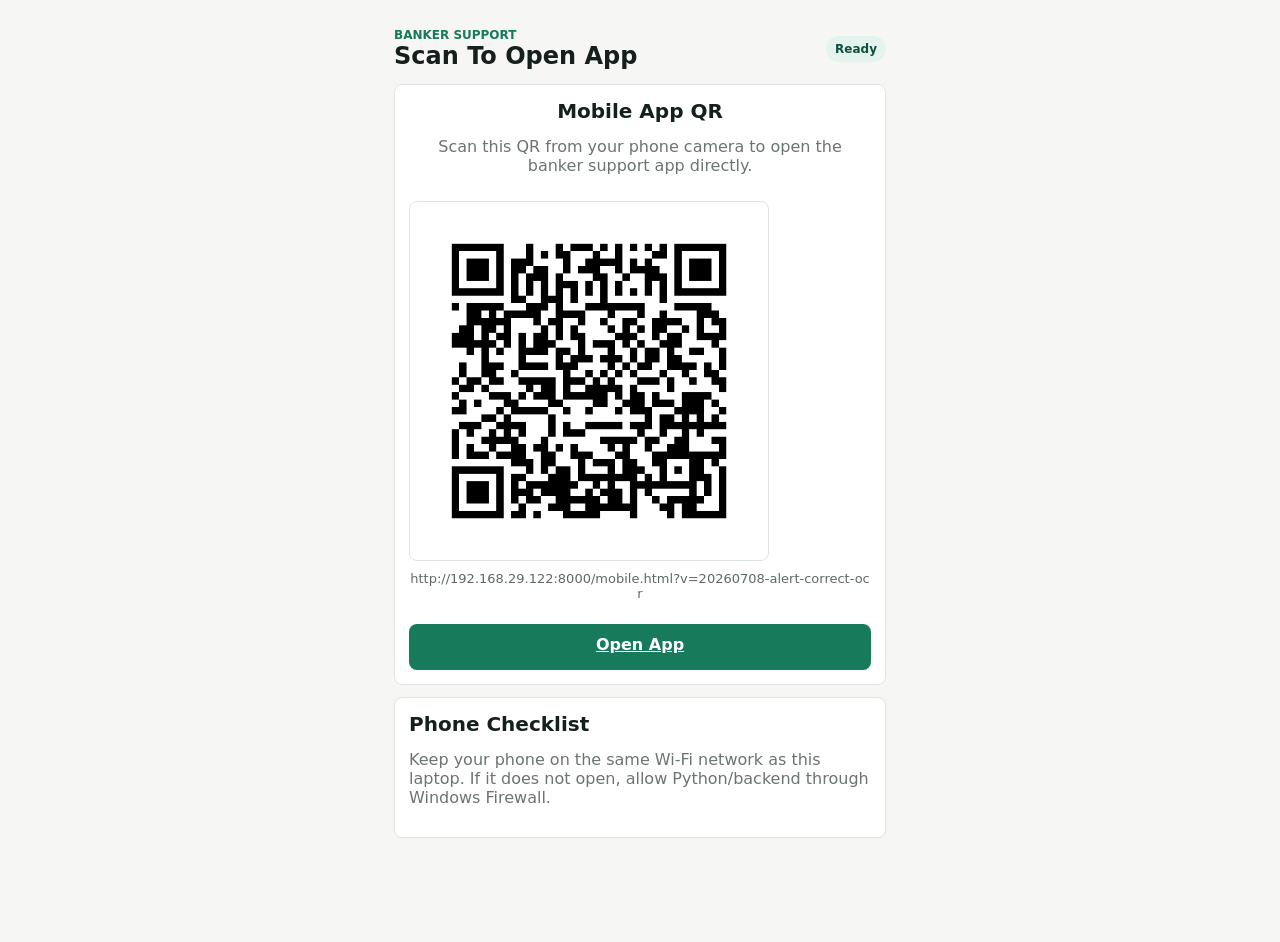
<file: open-mobile.html>
<!doctype html>
<html lang="en">
  <head>
    <meta charset="UTF-8" />
    <meta name="viewport" content="width=device-width, initial-scale=1.0" />
    <title>Open Banker Support Mobile App</title>
    <link rel="stylesheet" href="./mobile.css" />
    <style>
      .qr-wrap { text-align:center; }
      .qr-wrap img { width:min(78vw, 360px); height:auto; border:1px solid #dfe4df; border-radius:8px; padding:12px; background:#fff; }
      .copy-line { word-break:break-all; font-size:13px; color:#5f6a64; }
    </style>
  </head>
  <body>
    <main class="mobile-app">
      <header class="mobile-header">
        <div>
          <span class="eyebrow">Banker Support</span>
          <h1>Scan To Open App</h1>
        </div>
        <span class="status-pill">Ready</span>
      </header>

      <section class="detail-block qr-wrap">
        <h2>Mobile App QR</h2>
        <p>Scan this QR from your phone camera to open the banker support app directly.</p>
        <img src="./banker-support-mobile-qr.png" alt="QR code to open Banker Support mobile app" />
        <p class="copy-line">
          http://192.168.29.122:8000/mobile.html?v=20260708-alert-correct-ocr
        </p>
        <a class="primary-btn" href="http://192.168.29.122:8000/mobile.html?v=20260708-alert-correct-ocr">Open App</a>
      </section>

      <section class="detail-block">
        <h2>Phone Checklist</h2>
        <p>Keep your phone on the same Wi-Fi network as this laptop. If it does not open, allow Python/backend through Windows Firewall.</p>
      </section>
    </main>
  </body>
</html>
</file>
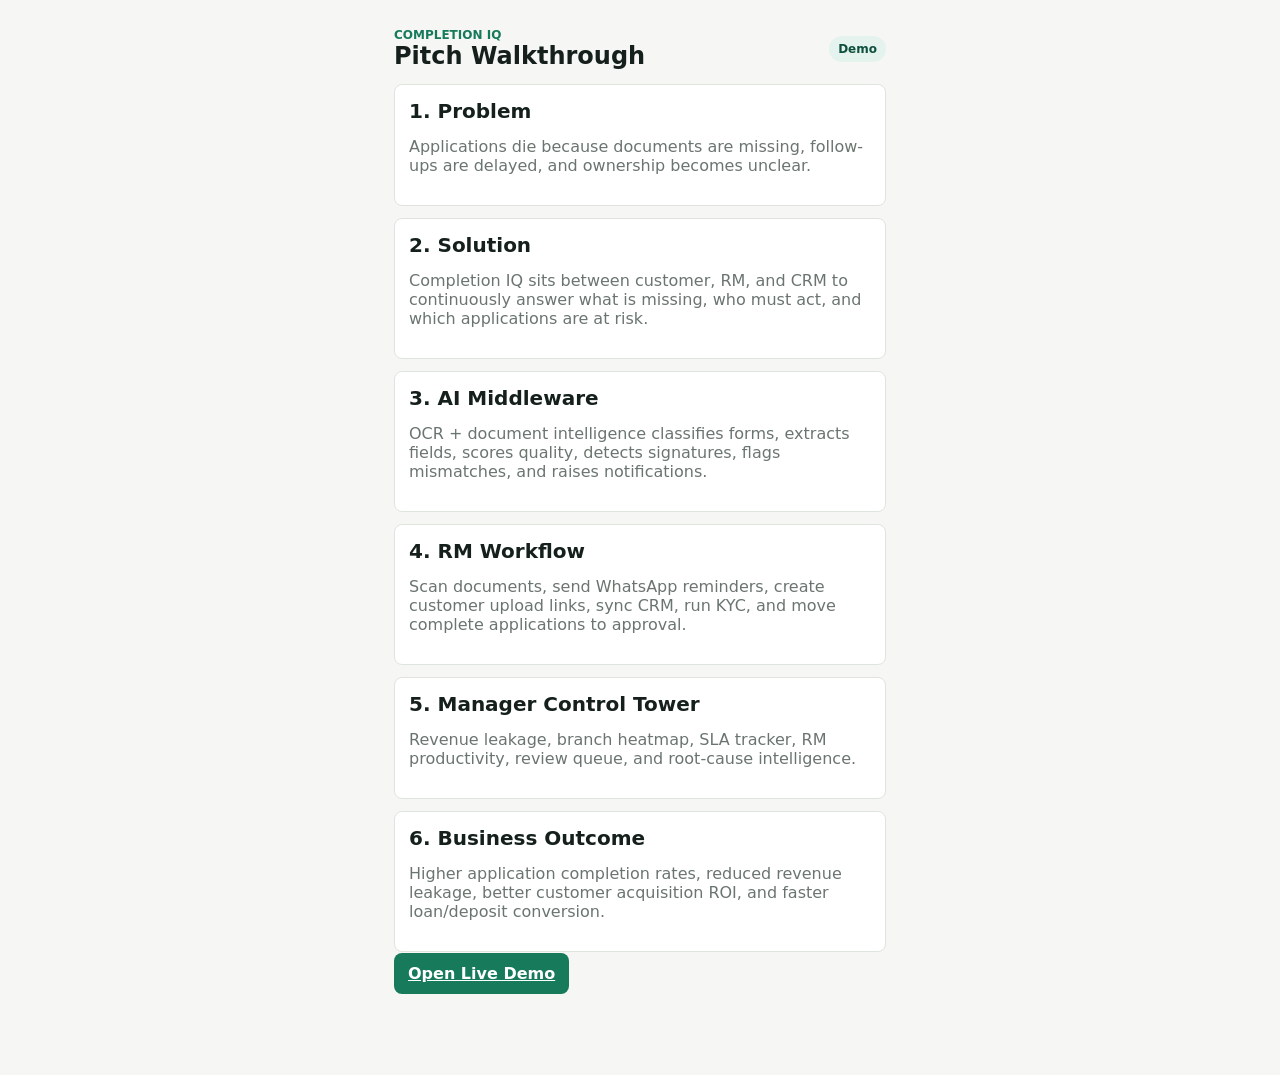
<file: pitch.html>
<!doctype html>
<html lang="en">
  <head>
    <meta charset="UTF-8" />
    <meta name="viewport" content="width=device-width, initial-scale=1.0" />
    <title>Completion IQ Pitch Walkthrough</title>
    <link rel="stylesheet" href="./mobile.css" />
  </head>
  <body>
    <main class="mobile-app">
      <header class="mobile-header">
        <div>
          <span class="eyebrow">Completion IQ</span>
          <h1>Pitch Walkthrough</h1>
        </div>
        <span class="status-pill">Demo</span>
      </header>
      <section class="detail-block"><h2>1. Problem</h2><p>Applications die because documents are missing, follow-ups are delayed, and ownership becomes unclear.</p></section>
      <section class="detail-block"><h2>2. Solution</h2><p>Completion IQ sits between customer, RM, and CRM to continuously answer what is missing, who must act, and which applications are at risk.</p></section>
      <section class="detail-block"><h2>3. AI Middleware</h2><p>OCR + document intelligence classifies forms, extracts fields, scores quality, detects signatures, flags mismatches, and raises notifications.</p></section>
      <section class="detail-block"><h2>4. RM Workflow</h2><p>Scan documents, send WhatsApp reminders, create customer upload links, sync CRM, run KYC, and move complete applications to approval.</p></section>
      <section class="detail-block"><h2>5. Manager Control Tower</h2><p>Revenue leakage, branch heatmap, SLA tracker, RM productivity, review queue, and root-cause intelligence.</p></section>
      <section class="detail-block"><h2>6. Business Outcome</h2><p>Higher application completion rates, reduced revenue leakage, better customer acquisition ROI, and faster loan/deposit conversion.</p></section>
      <a class="primary-btn" href="./mobile.html?v=20260708-alert-correct-ocr">Open Live Demo</a>
    </main>
  </body>
</html>
</file>
<file: mobile.css>
:root {
  --bg: #f6f7f4;
  --panel: #ffffff;
  --ink: #15201d;
  --muted: #6b756f;
  --line: #dfe4df;
  --green: #167a5b;
  --green-dark: #0e503d;
  --red: #bf3d3d;
  --gold-soft: #fff1d4;
  --red-soft: #ffe7e4;
  --teal-soft: #e4f3ee;
  --blue-soft: #e8f1fb;
}

* {
  box-sizing: border-box;
}

body {
  margin: 0;
  color: var(--ink);
  background: var(--bg);
  font-family: Inter, ui-sans-serif, system-ui, -apple-system, BlinkMacSystemFont, "Segoe UI", sans-serif;
}

button,
input,
select,
textarea {
  font: inherit;
}

button {
  cursor: pointer;
}

.mobile-app {
  min-height: 100vh;
  padding: max(18px, env(safe-area-inset-top)) 14px 92px;
}

.mobile-header {
  position: sticky;
  top: 0;
  z-index: 4;
  display: flex;
  justify-content: space-between;
  align-items: center;
  gap: 12px;
  padding: 10px 0 14px;
  background: var(--bg);
}

.eyebrow {
  display: block;
  color: var(--green);
  font-size: 12px;
  font-weight: 900;
  text-transform: uppercase;
}

h1,
h2,
p {
  margin-top: 0;
}

h1 {
  margin-bottom: 0;
  font-size: 24px;
}

h2 {
  margin-bottom: 4px;
  font-size: 20px;
}

p {
  color: var(--muted);
}

.status-pill,
.pill {
  display: inline-flex;
  align-items: center;
  min-height: 26px;
  padding: 4px 9px;
  border-radius: 999px;
  font-size: 12px;
  font-weight: 900;
  color: var(--green-dark);
  background: var(--teal-soft);
}

.pill.high {
  color: #8a2424;
  background: var(--red-soft);
}

.pill.medium {
  color: #7c5307;
  background: var(--gold-soft);
}

.pill.info {
  color: #1f5480;
  background: var(--blue-soft);
}

.pill.good {
  color: var(--green-dark);
  background: var(--teal-soft);
}

.screen {
  display: none;
}

.screen.active {
  display: block;
}

.metric-strip {
  display: grid;
  grid-template-columns: repeat(3, minmax(0, 1fr));
  gap: 8px;
  margin-bottom: 12px;
}

.metric {
  min-height: 76px;
  padding: 10px;
  border: 1px solid var(--line);
  border-radius: 8px;
  background: white;
}

.metric span {
  display: block;
  color: var(--muted);
  font-size: 11px;
  font-weight: 800;
}

.metric strong {
  display: block;
  margin-top: 6px;
  font-size: 20px;
}

.search-box input,
.field input,
.field select,
.field textarea,
.chat-form input {
  width: 100%;
  min-height: 44px;
  padding: 10px 12px;
  border: 1px solid var(--line);
  border-radius: 8px;
  background: white;
  color: var(--ink);
}

.search-box {
  display: block;
  margin-bottom: 12px;
}

.field {
  display: grid;
  gap: 7px;
  margin-bottom: 12px;
  color: var(--muted);
  font-weight: 800;
}

.mobile-list {
  display: grid;
  gap: 10px;
}

.mobile-card,
.detail-block,
.mobile-result,
.chat-log {
  border: 1px solid var(--line);
  border-radius: 8px;
  background: white;
}

.mobile-card {
  display: grid;
  gap: 8px;
  width: 100%;
  padding: 13px;
  text-align: left;
}

.card-title {
  display: flex;
  justify-content: space-between;
  gap: 10px;
}

.card-actions {
  display: grid;
  grid-template-columns: repeat(3, minmax(0, 1fr));
  gap: 8px;
}

.meta {
  display: flex;
  flex-wrap: wrap;
  gap: 8px;
  color: var(--muted);
  font-size: 12px;
}

.progress {
  height: 9px;
  overflow: hidden;
  border-radius: 999px;
  background: #edf1ee;
}

.progress span {
  display: block;
  height: 100%;
  background: var(--green);
}

.detail-block {
  display: grid;
  gap: 10px;
  padding: 14px;
  margin-bottom: 12px;
}

.detail-block.compact {
  gap: 8px;
}

.detail-grid {
  display: grid;
  grid-template-columns: repeat(2, minmax(0, 1fr));
  gap: 8px;
}

.detail-item {
  padding: 10px;
  border-radius: 8px;
  background: #f7f9f7;
}

.detail-item span {
  display: block;
  color: var(--muted);
  font-size: 11px;
  font-weight: 900;
  text-transform: uppercase;
}

.detail-item strong {
  overflow-wrap: anywhere;
}

.doc-row,
.task-row {
  display: grid;
  grid-template-columns: 1fr auto;
  gap: 8px;
  align-items: center;
  padding: 10px;
  border-radius: 8px;
  background: #f7f9f7;
}

.primary-btn,
.text-btn,
.mini-btn {
  border: 0;
  border-radius: 8px;
  font-weight: 900;
}

.primary-btn {
  width: 100%;
  min-height: 46px;
  padding: 11px 14px;
  color: white;
  background: var(--green);
}

.add-applicant-btn {
  margin-bottom: 12px;
}

.text-btn {
  min-height: 38px;
  margin-bottom: 10px;
  color: var(--green-dark);
  background: transparent;
}

.mini-btn {
  min-height: 34px;
  padding: 8px 10px;
  border: 1px solid var(--line);
  color: var(--ink);
  background: white;
  font-size: 12px;
}

.danger-btn {
  color: #8a2424;
  border-color: #f0b6b1;
  background: var(--red-soft);
}

.mobile-upload {
  display: grid;
  place-items: center;
  min-height: 128px;
  margin-bottom: 12px;
  padding: 18px;
  border: 2px dashed #b9c5bd;
  border-radius: 8px;
  background: #f7faf8;
  text-align: center;
}

.mobile-upload input {
  display: none;
}

.mobile-upload span {
  margin-top: 6px;
  color: var(--green-dark);
  font-weight: 900;
  overflow-wrap: anywhere;
}

.mobile-result {
  display: grid;
  gap: 10px;
  min-height: 112px;
  margin-top: 12px;
  padding: 13px;
  color: var(--muted);
}

.compact-result {
  min-height: auto;
  margin-top: 0;
  margin-bottom: 12px;
}

.quick-actions {
  display: grid;
  grid-template-columns: repeat(2, minmax(0, 1fr));
  gap: 8px;
  margin-bottom: 10px;
}

.row-actions {
  display: flex;
  flex-wrap: wrap;
  justify-content: flex-end;
  gap: 8px;
}

.row-actions .mini-btn {
  min-width: 74px;
}

.mini-btn:disabled {
  cursor: not-allowed;
  opacity: 0.45;
}

.doc-preview-modal {
  position: fixed;
  inset: 0;
  z-index: 30;
  display: grid;
  place-items: center;
  padding: 16px;
  background: rgba(13, 24, 20, 0.72);
}

.doc-preview-panel {
  display: grid;
  gap: 12px;
  width: min(100%, 520px);
  max-height: min(92vh, 860px);
  padding: 14px;
  overflow: auto;
  border: 1px solid var(--line);
  border-radius: 8px;
  background: white;
}

.doc-preview-header {
  display: flex;
  align-items: start;
  justify-content: space-between;
  gap: 12px;
}

.doc-preview-header span {
  display: block;
  margin-top: 3px;
  color: var(--muted);
  font-size: 12px;
  font-weight: 800;
}

.doc-preview-image,
.doc-preview-frame {
  width: 100%;
  min-height: 420px;
  max-height: 66vh;
  border: 1px solid var(--line);
  border-radius: 8px;
  background: #f4f6f4;
  object-fit: contain;
}

.doc-preview-image {
  height: auto;
}

.scan-alert-panel {
  border-color: #ef9a9a;
}

.manual-correction {
  display: grid;
  gap: 10px;
  margin-top: 12px;
  padding: 12px;
  border: 1px solid #ef9a9a;
  border-radius: 8px;
  background: #fff7f5;
}

.manual-correction > span {
  color: var(--muted);
  font-size: 12px;
  font-weight: 800;
  line-height: 1.45;
}

.correction-grid {
  display: grid;
  grid-template-columns: repeat(2, minmax(0, 1fr));
  gap: 8px;
}

.correction-grid label {
  display: grid;
  gap: 5px;
  min-width: 0;
  color: var(--muted);
  font-size: 11px;
  font-weight: 900;
  text-transform: uppercase;
}

.correction-grid input {
  min-width: 0;
  min-height: 38px;
  padding: 8px;
  border: 1px solid var(--line);
  border-radius: 8px;
  color: var(--text);
  background: white;
  font-size: 13px;
  font-weight: 800;
}

.rule-row {
  display: grid;
  grid-template-columns: 1fr 88px auto;
  gap: 8px;
  align-items: end;
}

.rule-row input {
  min-width: 0;
}

.mini-link {
  display: grid;
  min-height: 34px;
  place-items: center;
  padding: 8px 10px;
  border: 1px solid var(--line);
  border-radius: 8px;
  color: var(--green-dark);
  background: white;
  font-size: 12px;
  font-weight: 900;
  text-align: center;
  text-decoration: none;
}

.chat-log {
  display: grid;
  align-content: start;
  gap: 10px;
  height: calc(100vh - 240px);
  min-height: 360px;
  overflow: auto;
  padding: 12px;
  background: #f4f6f4;
}

.message {
  max-width: 86%;
  padding: 10px 11px;
  border: 1px solid var(--line);
  border-radius: 8px;
  background: white;
}

.message.user {
  margin-left: auto;
  color: white;
  background: var(--green);
}

.chat-form {
  display: grid;
  grid-template-columns: 1fr 74px;
  gap: 8px;
  margin-top: 10px;
}

.bottom-nav {
  position: fixed;
  left: 0;
  right: 0;
  bottom: 0;
  z-index: 8;
  display: grid;
  grid-template-columns: repeat(5, 1fr);
  gap: 4px;
  padding: 8px 10px max(8px, env(safe-area-inset-bottom));
  border-top: 1px solid var(--line);
  background: white;
}

.bottom-nav button {
  min-height: 48px;
  border: 0;
  border-radius: 8px;
  color: var(--muted);
  background: transparent;
  font-size: 11px;
  font-weight: 900;
}

.bottom-nav button.active {
  color: var(--green-dark);
  background: var(--teal-soft);
}

@media (min-width: 700px) {
  .mobile-app {
    max-width: 520px;
    margin: 0 auto;
  }

  .bottom-nav {
    left: 50%;
    width: min(520px, 100%);
    transform: translateX(-50%);
    border-left: 1px solid var(--line);
    border-right: 1px solid var(--line);
  }
}
</file>
